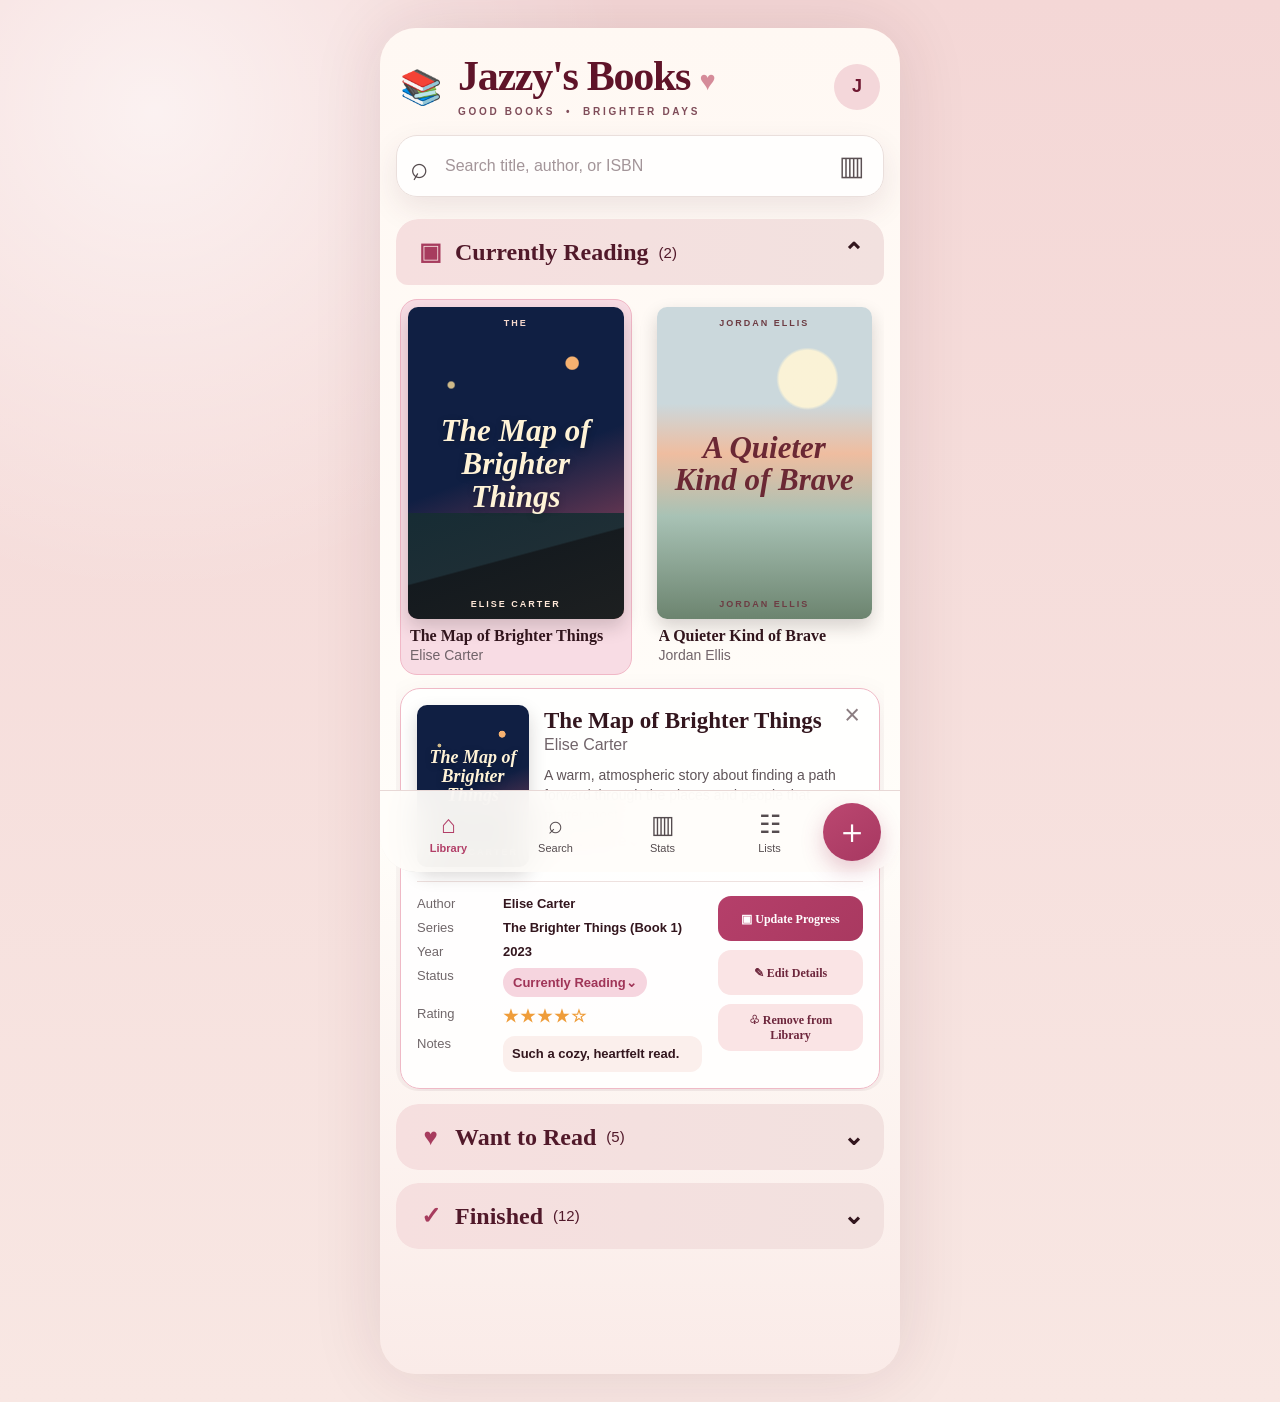
<file: prototype.html>
<!doctype html>
<html lang="en">
<head>
  <meta charset="utf-8">
  <meta name="viewport" content="width=device-width, initial-scale=1, viewport-fit=cover">
  <title>Jazzy's Books — Visual Shell</title>
  <link rel="stylesheet" href="./jazzy-shell.css">
</head>
<body>
  <main class="app-shell">
    <header class="topbar">
      <div class="brand-mark" aria-hidden="true">📚</div>
      <div class="brand-copy">
        <h1>Jazzy's Books <span>♥</span></h1>
        <p>GOOD BOOKS &nbsp;•&nbsp; BRIGHTER DAYS</p>
      </div>
      <button class="avatar" aria-label="Account">J</button>
    </header>

    <section class="search-wrap" aria-label="Book search mockup">
      <span class="search-icon">⌕</span>
      <input id="bookSearch" type="search" placeholder="Search title, author, or ISBN" autocomplete="off">
      <button class="scan-btn" aria-label="Scan ISBN">▥</button>
    </section>

    <section id="searchResultsPanel" class="search-results-panel" hidden>
      <div class="results-head">
        <div>
          <strong>Find a Book</strong>
          <small id="searchStatus">Search by title, author, or ISBN</small>
        </div>
        <button id="closeSearchResults" aria-label="Close search results">×</button>
      </div>
      <div id="searchResults" class="search-results"></div>
    </section>

    <section class="library-section open" data-section>
      <button class="section-head" data-collapse>
        <span class="section-title"><span class="section-icon">▣</span> Currently Reading <small>(2)</small></span>
        <span class="chevron">⌃</span>
      </button>
      <div class="section-body">
        <div class="book-grid">
          <article class="book-card selected" data-book-card>
            <div class="cover-art cover-night">
              <span class="cover-kicker">THE</span>
              <strong>The Map of<br>Brighter Things</strong>
              <em>ELISE CARTER</em>
            </div>
            <h3>The Map of Brighter Things</h3>
            <p>Elise Carter</p>
          </article>

          <article class="book-card" data-book-card>
            <div class="cover-art cover-sun">
              <span class="cover-kicker">JORDAN ELLIS</span>
              <strong>A Quieter<br>Kind of Brave</strong>
              <em>JORDAN ELLIS</em>
            </div>
            <h3>A Quieter Kind of Brave</h3>
            <p>Jordan Ellis</p>
          </article>
        </div>

        <article class="detail-card" id="mockDetails">
          <button class="detail-close" aria-label="Collapse book details">×</button>
          <div class="detail-intro">
            <div class="mini-cover cover-night">
              <strong>The Map of<br>Brighter Things</strong>
              <em>ELISE CARTER</em>
            </div>
            <div>
              <h2>The Map of Brighter Things</h2>
              <p class="detail-author">Elise Carter</p>
              <p class="description">A warm, atmospheric story about finding a path forward through the places and people that matter most.</p>
              <button class="text-link">Read more⌄</button>
            </div>
          </div>

          <div class="detail-grid">
            <div class="facts">
              <div><span>Author</span><b>Elise Carter</b></div>
              <div><span>Series</span><b>The Brighter Things (Book 1)</b></div>
              <div><span>Year</span><b>2023</b></div>
              <div><span>Status</span><b class="pill">Currently Reading⌄</b></div>
              <div><span>Rating</span><b class="stars">★★★★☆</b></div>
              <div><span>Notes</span><b class="note">Such a cozy, heartfelt read.</b></div>
            </div>
            <div class="detail-actions">
              <button class="primary-btn">▣ Update Progress</button>
              <button>✎ Edit Details</button>
              <button>♧ Remove from Library</button>
            </div>
          </div>
        </article>
      </div>
    </section>

    <section class="library-section" data-section>
      <button class="section-head" data-collapse>
        <span class="section-title"><span class="section-icon">♥</span> Want to Read <small>(5)</small></span>
        <span class="chevron">⌄</span>
      </button>
      <div class="section-body placeholder-row">
        <div class="placeholder-cover"></div><div class="placeholder-cover"></div>
      </div>
    </section>

    <section class="library-section" data-section>
      <button class="section-head" data-collapse>
        <span class="section-title"><span class="section-icon">✓</span> Finished <small>(12)</small></span>
        <span class="chevron">⌄</span>
      </button>
      <div class="section-body placeholder-row">
        <div class="placeholder-cover"></div><div class="placeholder-cover"></div>
      </div>
    </section>
  </main>

  <nav class="bottom-nav" aria-label="Primary navigation">
    <button class="active"><span>⌂</span>Library</button>
    <button><span>⌕</span>Search</button>
    <button><span>▥</span>Stats</button>
    <button><span>☷</span>Lists</button>
    <button class="add-book" aria-label="Add book">＋</button>
  </nav>

  <script src="./jazzy-shell.js"></script>
</body>
</html>
</file>
<file: jazzy-shell.css>
:root {
  --wine: #6f1831;
  --berry: #ad3f69;
  --rose: #d9829d;
  --rose-soft: #f5dce3;
  --blush: #f9ebe7;
  --cream: #fffaf6;
  --paper: #fffdfb;
  --ink: #33161e;
  --muted: #71646a;
  --line: #edd1d7;
  --shadow: 0 12px 30px rgba(90, 38, 54, .10);
  --radius: 22px;
}

* { box-sizing: border-box; }
html { background: #f2d6d4; }
body {
  margin: 0;
  min-height: 100vh;
  color: var(--ink);
  background:
    radial-gradient(circle at 12% 8%, rgba(255,255,255,.65), transparent 30rem),
    linear-gradient(180deg, #f4d7d6 0%, #f8e7e3 100%);
  font-family: Inter, ui-sans-serif, -apple-system, BlinkMacSystemFont, "Segoe UI", sans-serif;
}

button, input { font: inherit; }
button { color: inherit; }
.app-shell {
  width: min(100%, 520px);
  min-height: 100vh;
  margin: 0 auto;
  padding: max(20px, env(safe-area-inset-top)) 16px 112px;
  background: linear-gradient(180deg, #fff8f3 0%, #fffdf9 60%, #faebe8 100%);
  box-shadow: 0 0 70px rgba(76, 27, 44, .12);
}

.topbar {
  display: grid;
  grid-template-columns: 48px 1fr 46px;
  gap: 10px;
  align-items: center;
  padding: 8px 4px 18px;
}
.brand-mark { font-size: 34px; }
.brand-copy h1 {
  margin: 0;
  font: 700 clamp(29px, 8vw, 42px)/.98 Georgia, "Times New Roman", serif;
  color: #5f1429;
  letter-spacing: -.03em;
}
.brand-copy h1 span { color: #d58b99; font-size: .65em; }
.brand-copy p {
  margin: 9px 0 0;
  font-size: 10px;
  letter-spacing: .27em;
  color: #7f4c59;
  font-weight: 800;
}
.avatar {
  width: 46px; height: 46px; border: 0; border-radius: 50%;
  background: #f4d7da; color: var(--wine); font-weight: 800; font-size: 18px;
}

.search-wrap {
  display: grid;
  grid-template-columns: 34px 1fr 38px;
  align-items: center;
  height: 62px;
  padding: 0 12px;
  background: rgba(255,255,255,.86);
  border: 1px solid #eadfdc;
  border-radius: 21px;
  box-shadow: var(--shadow);
  margin-bottom: 22px;
}
.search-icon { font-size: 31px; color: #554b4e; transform: rotate(-15deg); }
.search-wrap input {
  min-width: 0; border: 0; outline: 0; background: transparent;
  font-size: 16px; color: var(--ink);
}
.search-wrap input::placeholder { color: #a39599; }
.scan-btn { border: 0; background: transparent; font-size: 27px; color: #5b5053; }

.library-section {
  border-radius: var(--radius);
  overflow: hidden;
  margin: 0 0 13px;
}
.section-head {
  width: 100%;
  min-height: 66px;
  padding: 0 20px;
  border: 0;
  border-radius: var(--radius);
  background: linear-gradient(90deg, #f6dfdf, #f2e1df);
  display: flex;
  align-items: center;
  justify-content: space-between;
  cursor: pointer;
}
.section-title {
  display: flex; align-items: center; gap: 10px;
  font: 700 24px/1 Georgia, "Times New Roman", serif;
  color: #51192a;
}
.section-title small { font: 500 15px/1 ui-sans-serif, sans-serif; }
.section-icon { width: 29px; color: #a73c5e; text-align: center; }
.chevron { font-size: 25px; font-weight: 800; }

.section-body {
  display: none;
  padding: 14px 4px 2px;
}
.library-section.open .section-body { display: block; }
.library-section.open .section-head { border-radius: var(--radius) var(--radius) 12px 12px; }

.book-grid {
  display: grid;
  grid-template-columns: repeat(2, minmax(0, 1fr));
  gap: 17px;
}
.book-card {
  min-width: 0;
  padding: 7px 7px 11px;
  border: 1px solid transparent;
  border-radius: 17px;
  cursor: pointer;
}
.book-card.selected {
  background: #f8dce4;
  border-color: #f1b8c7;
}
.book-card h3 {
  margin: 8px 2px 2px;
  font: 700 16px/1.1 Georgia, "Times New Roman", serif;
  white-space: nowrap; overflow: hidden; text-overflow: ellipsis;
}
.book-card p { margin: 0 2px; color: var(--muted); font-size: 14px; }

.cover-art, .mini-cover {
  position: relative;
  overflow: hidden;
  aspect-ratio: .69;
  border-radius: 10px;
  box-shadow: 0 8px 18px rgba(35, 20, 24, .18);
  display: flex;
  flex-direction: column;
  align-items: center;
  text-align: center;
}
.cover-art strong, .mini-cover strong {
  margin: auto 10px;
  font: italic 700 clamp(20px, 5.5vw, 31px)/1.05 Georgia, serif;
  color: #fff3d7;
  text-shadow: 0 2px 7px rgba(0,0,0,.25);
}
.cover-art em, .mini-cover em {
  margin: 0 8px 10px;
  font: 700 9px/1 sans-serif;
  letter-spacing: .22em;
  color: #ffe8d8;
}
.cover-kicker { margin-top: 12px; font: 700 9px/1 sans-serif; letter-spacing: .22em; color: #f7d9cd; }
.cover-night {
  background:
    radial-gradient(circle at 76% 18%, #f6b170 0 2%, transparent 2.4%),
    radial-gradient(circle at 20% 25%, rgba(255,224,154,.8) 0 1%, transparent 1.5%),
    linear-gradient(160deg, #101f43 0 50%, #5c3450 72%, #b86b62 100%);
}
.cover-night::after {
  content: ""; position: absolute; inset: auto -10% 0; height: 34%;
  background: linear-gradient(165deg, #162d32 0 44%, #0c1719 45%);
  opacity: .9; z-index: 0;
}
.cover-night > * { position: relative; z-index: 1; }
.cover-sun {
  background:
    radial-gradient(circle at 70% 23%, rgba(255,245,213,.9) 0 10%, transparent 11%),
    linear-gradient(180deg, #cbd8dc 0 31%, #efbda0 47%, #a8c2b5 67%, #6c846f 100%);
}
.cover-sun strong { color: #6b2834; text-shadow: none; }
.cover-sun em, .cover-sun .cover-kicker { color: #6d3c43; }

.detail-card {
  position: relative;
  margin-top: 13px;
  padding: 16px;
  border: 1px solid #efb9c6;
  border-radius: 20px;
  background: rgba(255,255,255,.88);
  box-shadow: var(--shadow);
}
.detail-close {
  position: absolute; right: 13px; top: 10px; border: 0; background: transparent;
  font-size: 27px; color: #8b7d81; cursor: pointer;
}
.detail-intro {
  display: grid;
  grid-template-columns: 112px 1fr;
  gap: 15px;
  padding-right: 10px;
}
.mini-cover { width: 112px; }
.mini-cover strong { font-size: 18px; }
.detail-intro h2 {
  margin: 4px 0 3px;
  font: 700 23px/1.04 Georgia, serif;
}
.detail-author { margin: 0 0 12px; color: var(--muted); }
.description { margin: 0; font-size: 14px; line-height: 1.42; color: #5f5458; }
.text-link { border: 0; background: transparent; color: var(--berry); padding: 5px 0; font-weight: 700; }

.detail-grid {
  display: grid;
  grid-template-columns: 1fr 145px;
  gap: 16px;
  margin-top: 14px;
  padding-top: 14px;
  border-top: 1px solid #eee1df;
}
.facts { display: grid; gap: 9px; }
.facts > div { display: grid; grid-template-columns: 78px 1fr; align-items: start; gap: 8px; font-size: 13px; }
.facts span { color: #70676a; }
.facts b { font-weight: 600; }
.pill { display: inline-block; width: fit-content; padding: 7px 10px; background: #f6d5df; border-radius: 999px; color: #9f3457; }
.stars { color: #ef9d3a; letter-spacing: 2px; font-size: 17px; }
.note { padding: 9px; background: #fbefec; border-radius: 12px; line-height: 1.35; }

.detail-actions { display: grid; align-content: start; gap: 9px; }
.detail-actions button {
  border: 0; border-radius: 13px; min-height: 45px; padding: 9px;
  background: #fae4e5; color: #6d263c; font: 700 12px/1.2 Georgia, serif;
}
.detail-actions .primary-btn { background: linear-gradient(135deg, #b53f6a, #a93960); color: white; }

.placeholder-row {
  grid-template-columns: 1fr 1fr;
  gap: 17px;
}
.library-section.open .placeholder-row { display: grid; }
.placeholder-cover {
  aspect-ratio: .69; border-radius: 12px;
  background: linear-gradient(145deg, #f4d5db, #eee2dc);
  border: 1px dashed #dcb9c1;
}

.bottom-nav {
  position: fixed;
  z-index: 20;
  left: 50%; bottom: 0;
  transform: translateX(-50%);
  width: min(100%, 520px);
  min-height: 82px;
  padding: 8px 15px max(8px, env(safe-area-inset-bottom));
  display: grid;
  grid-template-columns: repeat(4, 1fr) 62px;
  align-items: center;
  background: rgba(255,253,250,.94);
  backdrop-filter: blur(18px);
  border-top: 1px solid #e8d8d6;
}
.bottom-nav button {
  border: 0; background: transparent; display: grid; gap: 3px; place-items: center;
  font-size: 11px; color: #554c4f;
}
.bottom-nav button span { font-size: 25px; }
.bottom-nav .active { color: #b23e67; font-weight: 800; }
.bottom-nav .add-book {
  width: 58px; height: 58px; border-radius: 50%;
  background: linear-gradient(145deg, #bb4770, #a73861);
  color: white; font-size: 34px; box-shadow: 0 9px 22px rgba(169,56,95,.28);
}

@media (max-width: 390px) {
  .app-shell { padding-left: 12px; padding-right: 12px; }
  .section-title { font-size: 21px; }
  .detail-intro { grid-template-columns: 92px 1fr; }
  .mini-cover { width: 92px; }
  .detail-grid { grid-template-columns: 1fr; }
  .detail-actions { grid-template-columns: repeat(3, 1fr); }
}

@media (min-width: 700px) {
  body { padding: 28px 0; }
  .app-shell { min-height: 900px; border-radius: 36px; overflow: hidden; }
  .bottom-nav { bottom: 28px; border-radius: 0 0 36px 36px; }
}
.search-results-panel {
  margin: -8px 0 22px;
  padding: 14px;
  border: 1px solid var(--line);
  border-radius: var(--radius);
  background: rgba(255,253,251,.97);
  box-shadow: var(--shadow);
}
.results-head { display:flex; justify-content:space-between; align-items:flex-start; gap:12px; margin-bottom:12px; }
.results-head strong { display:block; font:700 22px/1.1 Georgia,serif; color:var(--wine); }
.results-head small { display:block; margin-top:4px; color:var(--muted); }
.results-head button { border:0; background:transparent; font-size:28px; color:var(--muted); }
.search-results { display:grid; gap:10px; }
.search-result {
  display:grid; grid-template-columns:72px 1fr auto; gap:12px; align-items:center;
  padding:10px; border:1px solid #eed8dd; border-radius:15px; background:white;
}
.search-result img, .result-cover-fallback {
  width:72px; aspect-ratio:.69; object-fit:cover; border-radius:8px; background:#f3e1e4;
}
.result-cover-fallback { display:grid; place-items:center; padding:7px; text-align:center; color:var(--wine); font:700 11px/1.2 Georgia,serif; }
.result-copy { min-width:0; }
.result-copy h3 { margin:0 0 4px; font:700 16px/1.15 Georgia,serif; }
.result-copy p { margin:2px 0; color:var(--muted); font-size:12px; line-height:1.3; }
.result-copy .meta { color:#92717a; }
.add-result {
  border:0; border-radius:999px; padding:9px 12px; background:var(--berry); color:white; font-weight:800; font-size:12px;
}
.search-empty { padding:22px 8px; text-align:center; color:var(--muted); }
@media (max-width:390px) {
  .search-result { grid-template-columns:62px 1fr; }
  .search-result img, .result-cover-fallback { width:62px; }
  .add-result { grid-column:2; width:max-content; }
}
</file>
